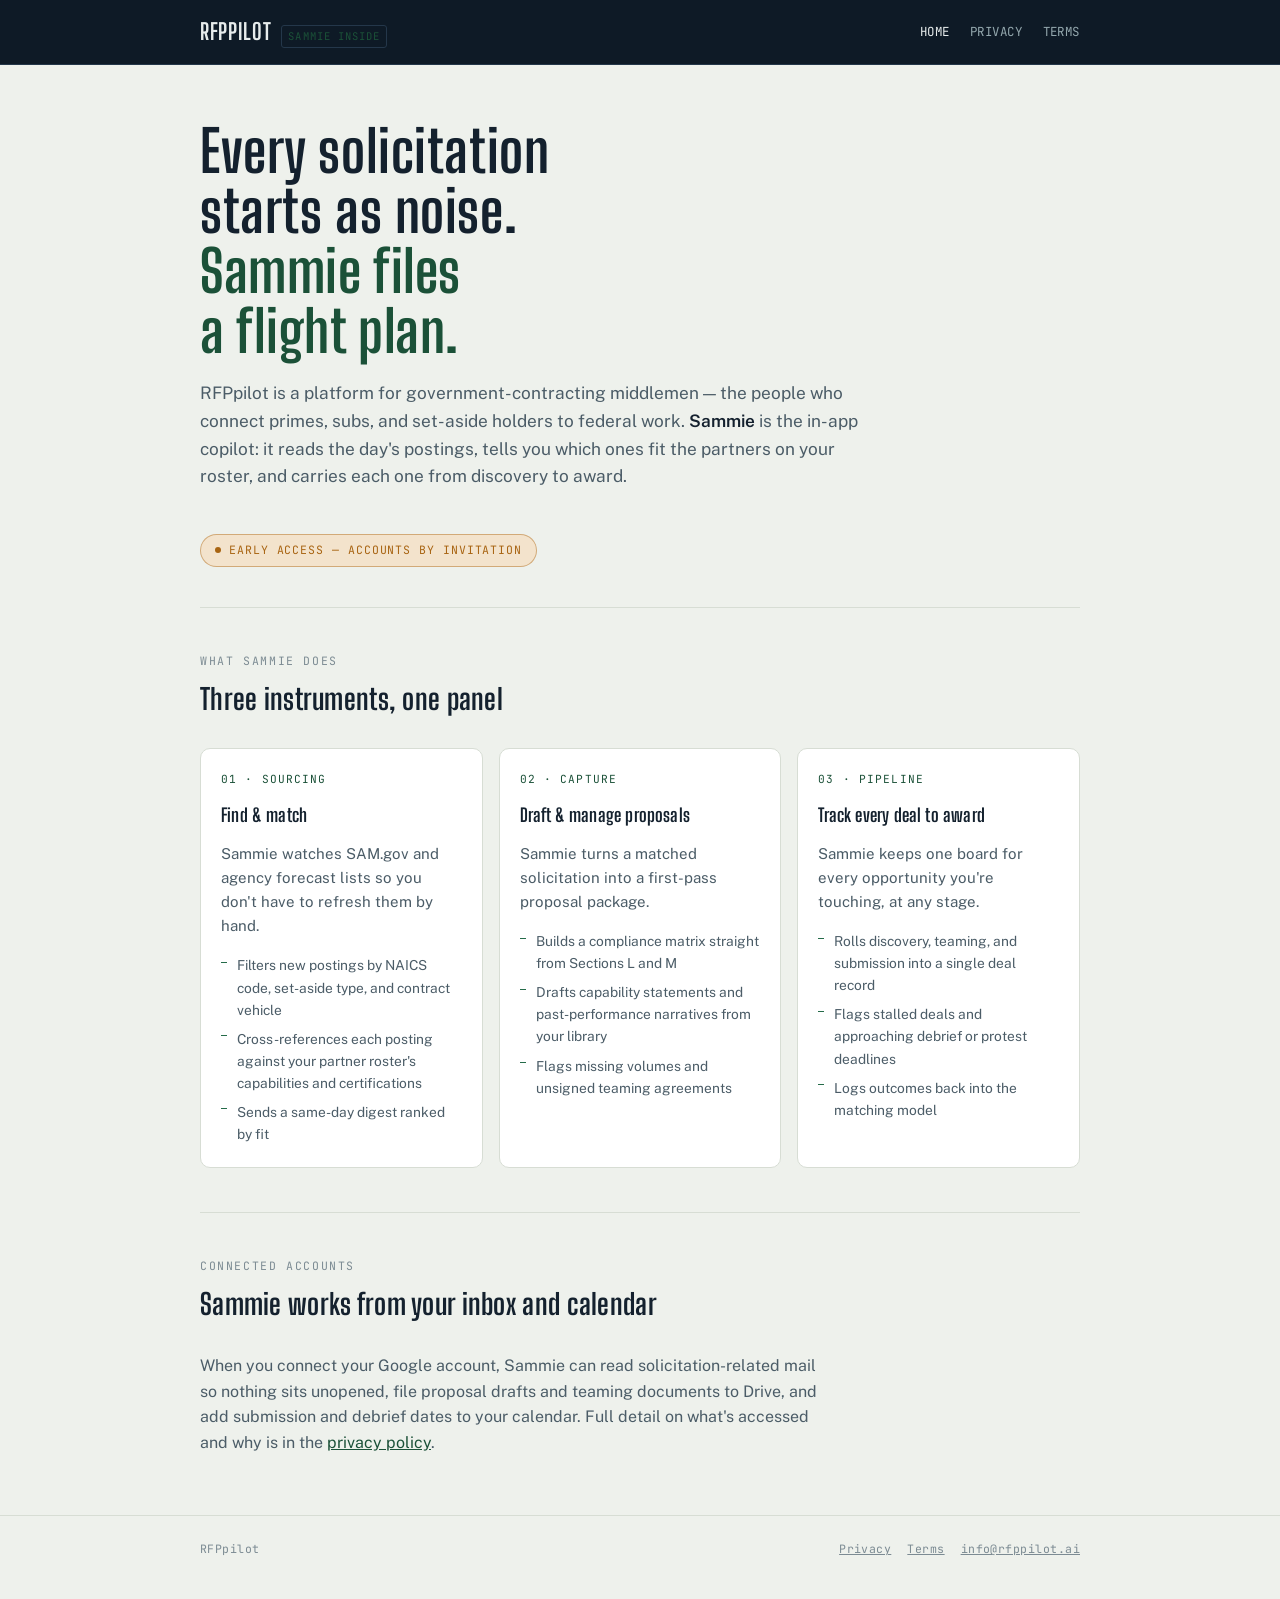
<file: index.html>
<!doctype html>
<html lang="en">
<head>
<meta charset="utf-8">
<meta name="viewport" content="width=device-width, initial-scale=1">
<title>RFPpilot — GovCon deal copilot</title>
<meta name="description" content="RFPpilot helps government-contracting middlemen find, team, and win federal work, with Sammie as the in-app copilot.">
<link rel="preconnect" href="https://fonts.googleapis.com">
<link rel="stylesheet" href="https://fonts.googleapis.com/css2?family=Big+Shoulders+Display:wght@600;700&family=Public+Sans:wght@400;500;600&family=JetBrains+Mono:wght@400;500&display=swap">
<link rel="stylesheet" href="style.css">
</head>
<body>

<header class="panel">
  <div class="wrap">
    <a class="wordmark" href="index.html">RFPPILOT <span class="tag">Sammie inside</span></a>
    <nav class="navlinks">
      <a href="index.html" aria-current="page">Home</a>
      <a href="privacy.html">Privacy</a>
      <a href="terms.html">Terms</a>
    </nav>
  </div>
</header>

<main class="wrap">
  <section class="hero">
    <h1>Every solicitation starts as noise. <em>Sammie files a flight plan.</em></h1>
    <p class="lede">
      RFPpilot is a platform for government-contracting middlemen — the people who
      connect primes, subs, and set-aside holders to federal work. <strong>Sammie</strong>
      is the in-app copilot: it reads the day's postings, tells you which ones fit the
      partners on your roster, and carries each one from discovery to award.
    </p>
    <span class="pill">Early access — accounts by invitation</span>
  </section>

  <section class="divider">
    <div class="section-head">
      <span class="eyebrow">What Sammie does</span>
      <h2>Three instruments, one panel</h2>
    </div>
    <div class="features">
      <article class="feature">
        <span class="fcode">01 · SOURCING</span>
        <h3>Find &amp; match</h3>
        <p>Sammie watches SAM.gov and agency forecast lists so you don't have to refresh them by hand.</p>
        <ul>
          <li>Filters new postings by NAICS code, set-aside type, and contract vehicle</li>
          <li>Cross-references each posting against your partner roster's capabilities and certifications</li>
          <li>Sends a same-day digest ranked by fit</li>
        </ul>
      </article>
      <article class="feature">
        <span class="fcode">02 · CAPTURE</span>
        <h3>Draft &amp; manage proposals</h3>
        <p>Sammie turns a matched solicitation into a first-pass proposal package.</p>
        <ul>
          <li>Builds a compliance matrix straight from Sections L and M</li>
          <li>Drafts capability statements and past-performance narratives from your library</li>
          <li>Flags missing volumes and unsigned teaming agreements</li>
        </ul>
      </article>
      <article class="feature">
        <span class="fcode">03 · PIPELINE</span>
        <h3>Track every deal to award</h3>
        <p>Sammie keeps one board for every opportunity you're touching, at any stage.</p>
        <ul>
          <li>Rolls discovery, teaming, and submission into a single deal record</li>
          <li>Flags stalled deals and approaching debrief or protest deadlines</li>
          <li>Logs outcomes back into the matching model</li>
        </ul>
      </article>
    </div>
  </section>

  <section class="divider">
    <div class="section-head">
      <span class="eyebrow">Connected accounts</span>
      <h2>Sammie works from your inbox and calendar</h2>
    </div>
    <p style="color:var(--ink-dim); max-width:62ch;">
      When you connect your Google account, Sammie can read solicitation-related mail so
      nothing sits unopened, file proposal drafts and teaming documents to Drive, and add
      submission and debrief dates to your calendar. Full detail on what's accessed and why
      is in the <a href="privacy.html">privacy policy</a>.
    </p>
  </section>
</main>

<footer>
  <div class="wrap">
    <span>RFPpilot</span>
    <span class="footlinks">
      <a href="privacy.html">Privacy</a>
      <a href="terms.html">Terms</a>
      <a href="mailto:info@rfppilot.ai">info@rfppilot.ai</a>
    </span>
  </div>
</footer>

</body>
</html>
</file>
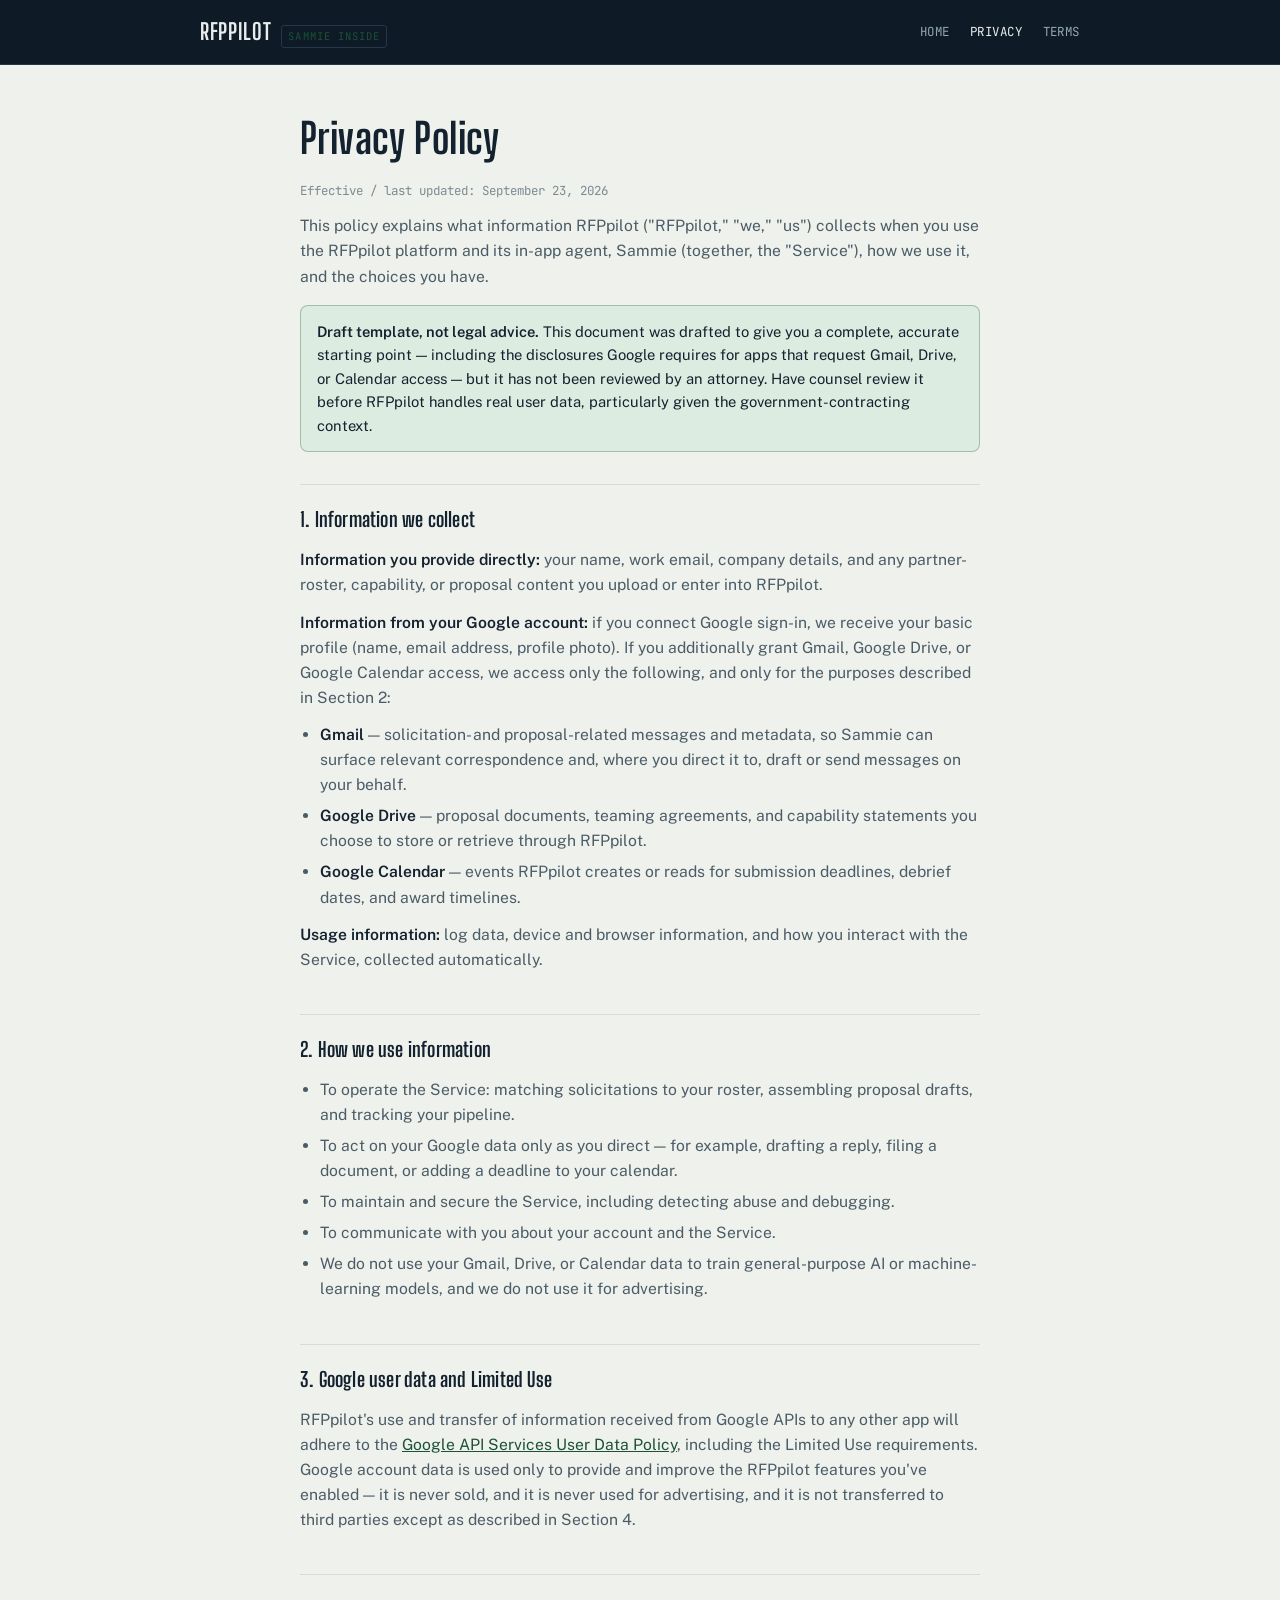
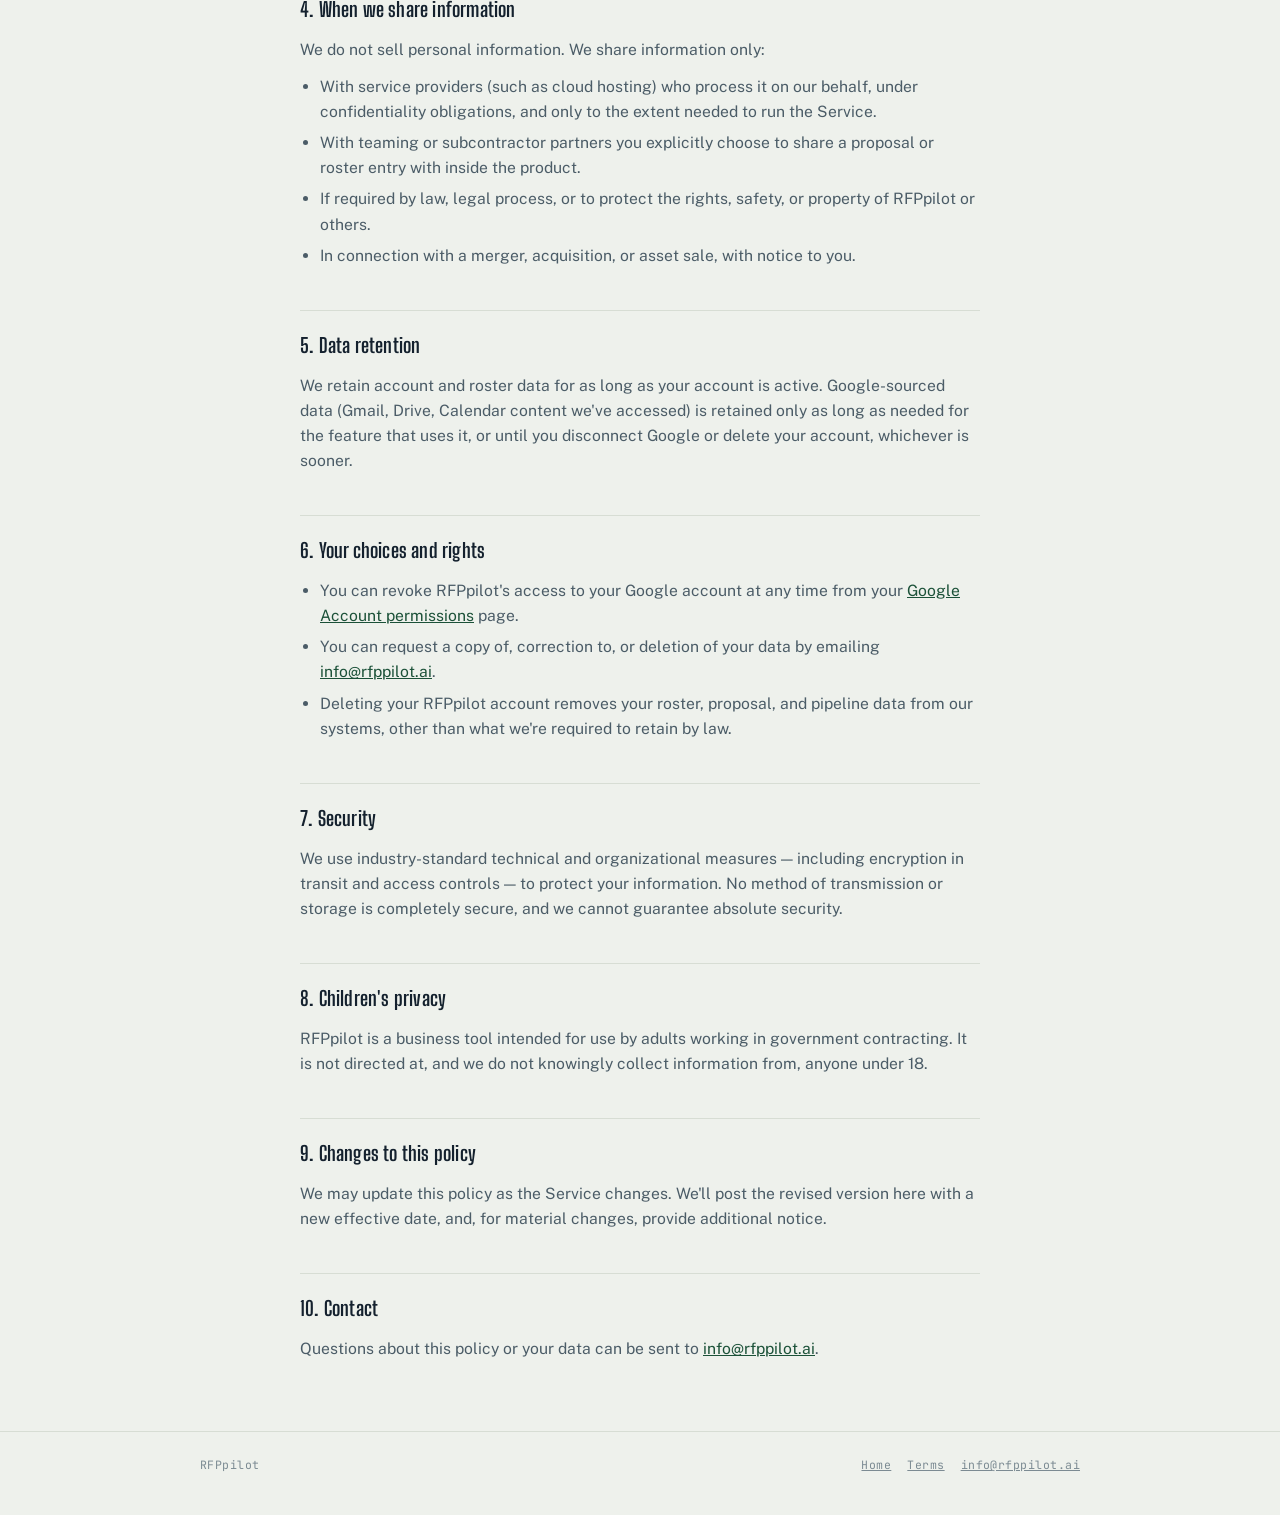
<file: privacy.html>
<!doctype html>
<html lang="en">
<head>
<meta charset="utf-8">
<meta name="viewport" content="width=device-width, initial-scale=1">
<title>RFPpilot — Privacy Policy</title>
<meta name="description" content="How RFPpilot collects, uses, and protects information, including data accessed through Google sign-in.">
<link rel="preconnect" href="https://fonts.googleapis.com">
<link rel="stylesheet" href="https://fonts.googleapis.com/css2?family=Big+Shoulders+Display:wght@600;700&family=Public+Sans:wght@400;500;600&family=JetBrains+Mono:wght@400;500&display=swap">
<link rel="stylesheet" href="style.css">
</head>
<body>

<header class="panel">
  <div class="wrap">
    <a class="wordmark" href="index.html">RFPPILOT <span class="tag">Sammie inside</span></a>
    <nav class="navlinks">
      <a href="index.html">Home</a>
      <a href="privacy.html" aria-current="page">Privacy</a>
      <a href="terms.html">Terms</a>
    </nav>
  </div>
</header>

<main class="prose legal">
  <h1>Privacy Policy</h1>
  <p class="updated">Effective / last updated: September 23, 2026</p>

  <p>This policy explains what information RFPpilot ("RFPpilot," "we," "us") collects when
  you use the RFPpilot platform and its in-app agent, Sammie (together, the "Service"), how
  we use it, and the choices you have.</p>

  <div class="callout">
    <strong>Draft template, not legal advice.</strong> This document was drafted to give you
    a complete, accurate starting point — including the disclosures Google requires for apps
    that request Gmail, Drive, or Calendar access — but it has not been reviewed by an
    attorney. Have counsel review it before RFPpilot handles real user data, particularly
    given the government-contracting context.
  </div>

  <h2>1. Information we collect</h2>
  <p><strong>Information you provide directly:</strong> your name, work email, company
  details, and any partner-roster, capability, or proposal content you upload or enter into
  RFPpilot.</p>
  <p><strong>Information from your Google account:</strong> if you connect Google sign-in,
  we receive your basic profile (name, email address, profile photo). If you additionally
  grant Gmail, Google Drive, or Google Calendar access, we access only the following, and
  only for the purposes described in Section 2:</p>
  <ul>
    <li><strong>Gmail</strong> — solicitation- and proposal-related messages and metadata, so Sammie can surface relevant correspondence and, where you direct it to, draft or send messages on your behalf.</li>
    <li><strong>Google Drive</strong> — proposal documents, teaming agreements, and capability statements you choose to store or retrieve through RFPpilot.</li>
    <li><strong>Google Calendar</strong> — events RFPpilot creates or reads for submission deadlines, debrief dates, and award timelines.</li>
  </ul>
  <p><strong>Usage information:</strong> log data, device and browser information, and how
  you interact with the Service, collected automatically.</p>

  <h2>2. How we use information</h2>
  <ul>
    <li>To operate the Service: matching solicitations to your roster, assembling proposal drafts, and tracking your pipeline.</li>
    <li>To act on your Google data only as you direct — for example, drafting a reply, filing a document, or adding a deadline to your calendar.</li>
    <li>To maintain and secure the Service, including detecting abuse and debugging.</li>
    <li>To communicate with you about your account and the Service.</li>
    <li>We do not use your Gmail, Drive, or Calendar data to train general-purpose AI or machine-learning models, and we do not use it for advertising.</li>
  </ul>

  <h2>3. Google user data and Limited Use</h2>
  <p>RFPpilot's use and transfer of information received from Google APIs to any other app
  will adhere to the
  <a href="https://developers.google.com/terms/api-services-user-data-policy" target="_blank" rel="noopener">Google API Services User Data Policy</a>,
  including the Limited Use requirements. Google account data is used only to provide and
  improve the RFPpilot features you've enabled — it is never sold, and it is never used for
  advertising, and it is not transferred to third parties except as described in Section 4.</p>

  <h2>4. When we share information</h2>
  <p>We do not sell personal information. We share information only:</p>
  <ul>
    <li>With service providers (such as cloud hosting) who process it on our behalf, under confidentiality obligations, and only to the extent needed to run the Service.</li>
    <li>With teaming or subcontractor partners you explicitly choose to share a proposal or roster entry with inside the product.</li>
    <li>If required by law, legal process, or to protect the rights, safety, or property of RFPpilot or others.</li>
    <li>In connection with a merger, acquisition, or asset sale, with notice to you.</li>
  </ul>

  <h2>5. Data retention</h2>
  <p>We retain account and roster data for as long as your account is active. Google-sourced
  data (Gmail, Drive, Calendar content we've accessed) is retained only as long as needed for
  the feature that uses it, or until you disconnect Google or delete your account, whichever
  is sooner.</p>

  <h2>6. Your choices and rights</h2>
  <ul>
    <li>You can revoke RFPpilot's access to your Google account at any time from your <a href="https://myaccount.google.com/permissions" target="_blank" rel="noopener">Google Account permissions</a> page.</li>
    <li>You can request a copy of, correction to, or deletion of your data by emailing <a href="mailto:info@rfppilot.ai">info@rfppilot.ai</a>.</li>
    <li>Deleting your RFPpilot account removes your roster, proposal, and pipeline data from our systems, other than what we're required to retain by law.</li>
  </ul>

  <h2>7. Security</h2>
  <p>We use industry-standard technical and organizational measures — including encryption
  in transit and access controls — to protect your information. No method of transmission or
  storage is completely secure, and we cannot guarantee absolute security.</p>

  <h2>8. Children's privacy</h2>
  <p>RFPpilot is a business tool intended for use by adults working in government
  contracting. It is not directed at, and we do not knowingly collect information from,
  anyone under 18.</p>

  <h2>9. Changes to this policy</h2>
  <p>We may update this policy as the Service changes. We'll post the revised version here
  with a new effective date, and, for material changes, provide additional notice.</p>

  <h2>10. Contact</h2>
  <p>Questions about this policy or your data can be sent to
  <a href="mailto:info@rfppilot.ai">info@rfppilot.ai</a>.</p>
</main>

<footer>
  <div class="wrap">
    <span>RFPpilot</span>
    <span class="footlinks">
      <a href="index.html">Home</a>
      <a href="terms.html">Terms</a>
      <a href="mailto:info@rfppilot.ai">info@rfppilot.ai</a>
    </span>
  </div>
</footer>

</body>
</html>
</file>
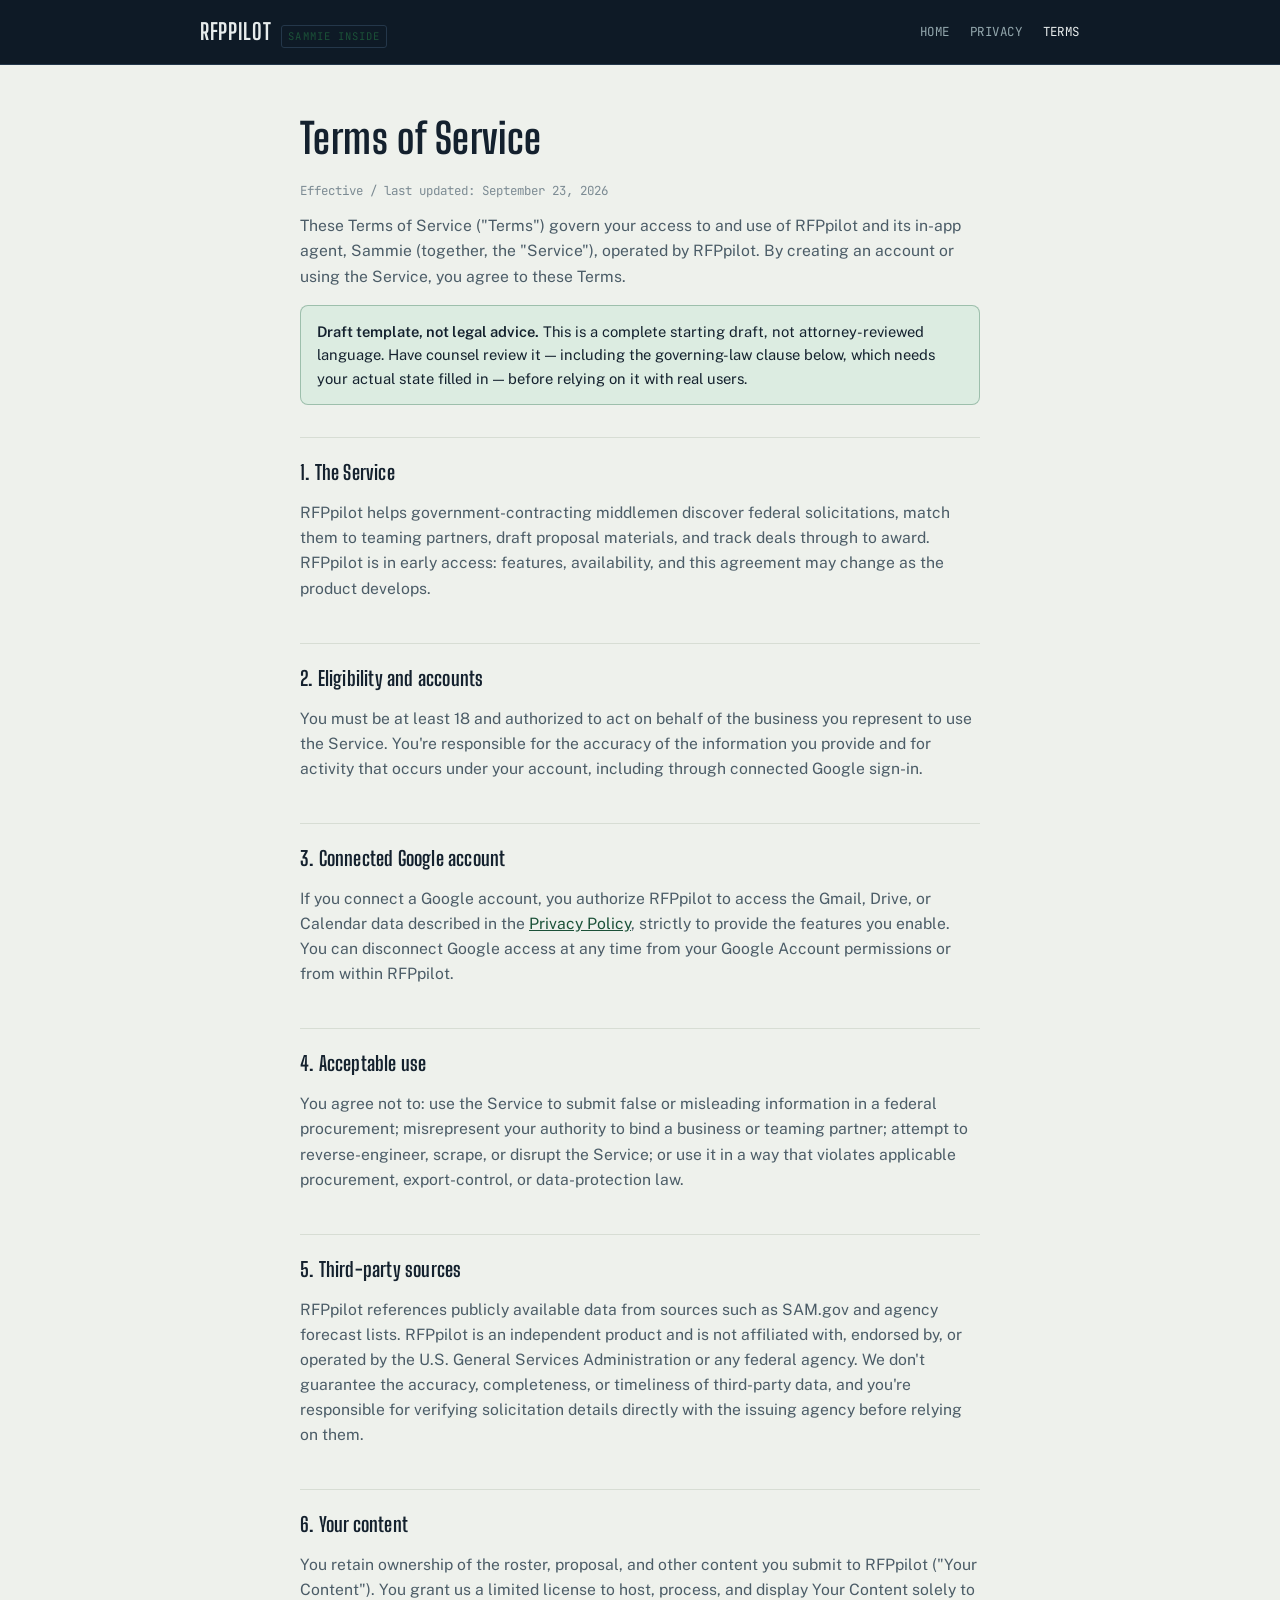
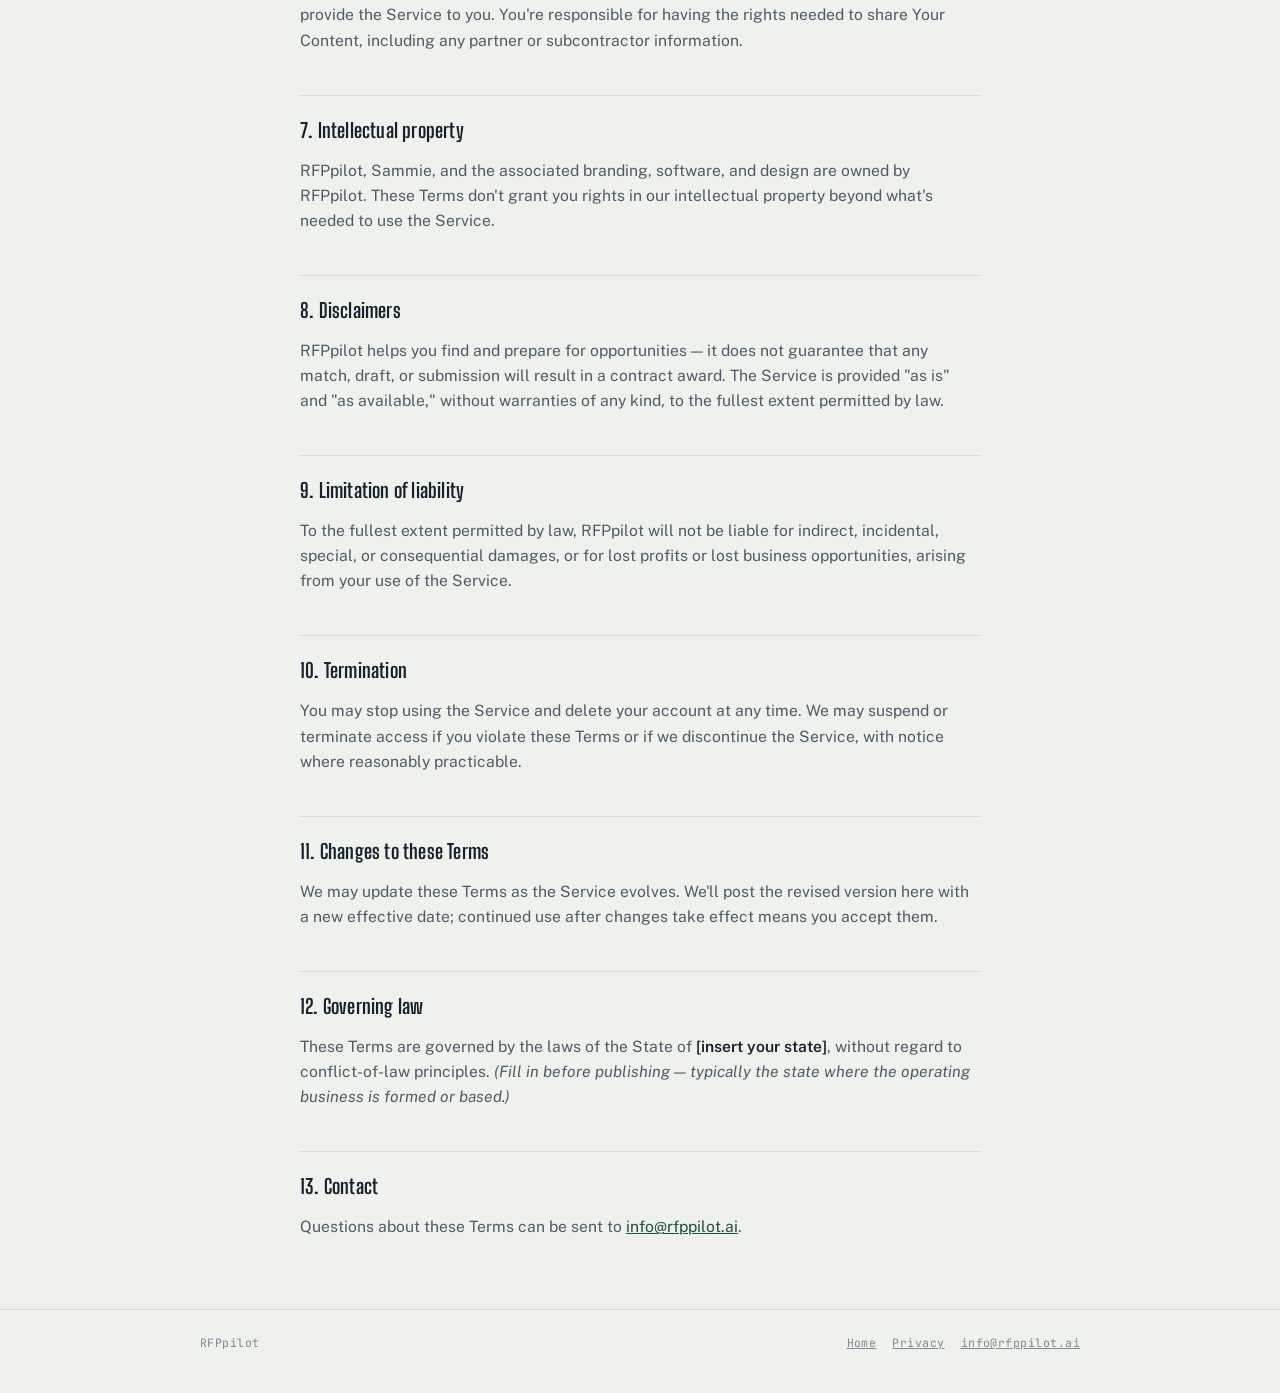
<file: terms.html>
<!doctype html>
<html lang="en">
<head>
<meta charset="utf-8">
<meta name="viewport" content="width=device-width, initial-scale=1">
<title>RFPpilot — Terms of Service</title>
<meta name="description" content="The terms that govern use of the RFPpilot platform and its in-app agent, Sammie.">
<link rel="preconnect" href="https://fonts.googleapis.com">
<link rel="stylesheet" href="https://fonts.googleapis.com/css2?family=Big+Shoulders+Display:wght@600;700&family=Public+Sans:wght@400;500;600&family=JetBrains+Mono:wght@400;500&display=swap">
<link rel="stylesheet" href="style.css">
</head>
<body>

<header class="panel">
  <div class="wrap">
    <a class="wordmark" href="index.html">RFPPILOT <span class="tag">Sammie inside</span></a>
    <nav class="navlinks">
      <a href="index.html">Home</a>
      <a href="privacy.html">Privacy</a>
      <a href="terms.html" aria-current="page">Terms</a>
    </nav>
  </div>
</header>

<main class="prose legal">
  <h1>Terms of Service</h1>
  <p class="updated">Effective / last updated: September 23, 2026</p>

  <p>These Terms of Service ("Terms") govern your access to and use of RFPpilot and its
  in-app agent, Sammie (together, the "Service"), operated by RFPpilot. By creating an
  account or using the Service, you agree to these Terms.</p>

  <div class="callout">
    <strong>Draft template, not legal advice.</strong> This is a complete starting draft, not
    attorney-reviewed language. Have counsel review it — including the governing-law clause
    below, which needs your actual state filled in — before relying on it with real users.
  </div>

  <h2>1. The Service</h2>
  <p>RFPpilot helps government-contracting middlemen discover federal solicitations, match
  them to teaming partners, draft proposal materials, and track deals through to award.
  RFPpilot is in early access: features, availability, and this agreement may change as the
  product develops.</p>

  <h2>2. Eligibility and accounts</h2>
  <p>You must be at least 18 and authorized to act on behalf of the business you represent
  to use the Service. You're responsible for the accuracy of the information you provide and
  for activity that occurs under your account, including through connected Google sign-in.</p>

  <h2>3. Connected Google account</h2>
  <p>If you connect a Google account, you authorize RFPpilot to access the Gmail, Drive, or
  Calendar data described in the <a href="privacy.html">Privacy Policy</a>, strictly to
  provide the features you enable. You can disconnect Google access at any time from your
  Google Account permissions or from within RFPpilot.</p>

  <h2>4. Acceptable use</h2>
  <p>You agree not to: use the Service to submit false or misleading information in a
  federal procurement; misrepresent your authority to bind a business or teaming partner;
  attempt to reverse-engineer, scrape, or disrupt the Service; or use it in a way that
  violates applicable procurement, export-control, or data-protection law.</p>

  <h2>5. Third-party sources</h2>
  <p>RFPpilot references publicly available data from sources such as SAM.gov and agency
  forecast lists. RFPpilot is an independent product and is not affiliated with, endorsed
  by, or operated by the U.S. General Services Administration or any federal agency. We
  don't guarantee the accuracy, completeness, or timeliness of third-party data, and you're
  responsible for verifying solicitation details directly with the issuing agency before
  relying on them.</p>

  <h2>6. Your content</h2>
  <p>You retain ownership of the roster, proposal, and other content you submit to RFPpilot
  ("Your Content"). You grant us a limited license to host, process, and display Your
  Content solely to provide the Service to you. You're responsible for having the rights
  needed to share Your Content, including any partner or subcontractor information.</p>

  <h2>7. Intellectual property</h2>
  <p>RFPpilot, Sammie, and the associated branding, software, and design are owned by
  RFPpilot. These Terms don't grant you rights in our intellectual property beyond what's
  needed to use the Service.</p>

  <h2>8. Disclaimers</h2>
  <p>RFPpilot helps you find and prepare for opportunities — it does not guarantee that any
  match, draft, or submission will result in a contract award. The Service is provided "as
  is" and "as available," without warranties of any kind, to the fullest extent permitted by
  law.</p>

  <h2>9. Limitation of liability</h2>
  <p>To the fullest extent permitted by law, RFPpilot will not be liable for indirect,
  incidental, special, or consequential damages, or for lost profits or lost business
  opportunities, arising from your use of the Service.</p>

  <h2>10. Termination</h2>
  <p>You may stop using the Service and delete your account at any time. We may suspend or
  terminate access if you violate these Terms or if we discontinue the Service, with notice
  where reasonably practicable.</p>

  <h2>11. Changes to these Terms</h2>
  <p>We may update these Terms as the Service evolves. We'll post the revised version here
  with a new effective date; continued use after changes take effect means you accept them.</p>

  <h2>12. Governing law</h2>
  <p>These Terms are governed by the laws of the State of <strong>[insert your state]</strong>,
  without regard to conflict-of-law principles. <em>(Fill in before publishing — typically
  the state where the operating business is formed or based.)</em></p>

  <h2>13. Contact</h2>
  <p>Questions about these Terms can be sent to
  <a href="mailto:info@rfppilot.ai">info@rfppilot.ai</a>.</p>
</main>

<footer>
  <div class="wrap">
    <span>RFPpilot</span>
    <span class="footlinks">
      <a href="index.html">Home</a>
      <a href="privacy.html">Privacy</a>
      <a href="mailto:info@rfppilot.ai">info@rfppilot.ai</a>
    </span>
  </div>
</footer>

</body>
</html>
</file>
<file: style.css>
/* RFPpilot shared site styles */
:root {
  --ground: #eef1ec;
  --surface: #ffffff;
  --surface-line: #d7ddd4;
  --ink: #14212e;
  --ink-dim: #4b5c67;
  --ink-faint: #7c8b93;
  --accent: #256b49;
  --accent-strong: #1b5138;
  --accent-soft: #dcece1;
  --amber: #a86412;
  --amber-soft: #f3e3cc;
  --panel: #0e1a26;
  --panel-ink: #e7ecec;
  --panel-ink-dim: #93a7ad;
  --panel-line: #24374a;
  --font-display: "Big Shoulders Display", "Arial Narrow", sans-serif;
  --font-body: "Public Sans", -apple-system, BlinkMacSystemFont, "Segoe UI", sans-serif;
  --font-mono: "JetBrains Mono", ui-monospace, "SFMono-Regular", Menlo, monospace;
}

@media (prefers-color-scheme: dark) {
  :root:not([data-theme="light"]) {
    --ground: #0b141f;
    --surface: #121f2b;
    --surface-line: #253547;
    --ink: #e8edee;
    --ink-dim: #a3b3ba;
    --ink-faint: #6f8188;
    --accent: #52b788;
    --accent-strong: #7fd4a8;
    --accent-soft: #16332677;
    --amber: #e3a94a;
    --amber-soft: #3a2d1477;
    --panel: #060c13;
    --panel-ink: #e8edee;
    --panel-ink-dim: #7d919a;
    --panel-line: #1c2a38;
  }
}
:root[data-theme="dark"] {
  --ground: #0b141f;
  --surface: #121f2b;
  --surface-line: #253547;
  --ink: #e8edee;
  --ink-dim: #a3b3ba;
  --ink-faint: #6f8188;
  --accent: #52b788;
  --accent-strong: #7fd4a8;
  --accent-soft: #16332677;
  --amber: #e3a94a;
  --amber-soft: #3a2d1477;
  --panel: #060c13;
  --panel-ink: #e8edee;
  --panel-ink-dim: #7d919a;
  --panel-line: #1c2a38;
}

* { box-sizing: border-box; }
html, body { margin: 0; }
body {
  background: var(--ground);
  color: var(--ink);
  font-family: var(--font-body);
  line-height: 1.6;
  -webkit-font-smoothing: antialiased;
}
.wrap { max-width: 920px; margin: 0 auto; padding-inline: 20px; }
.prose { max-width: 720px; margin: 0 auto; padding-inline: 20px; }

h1, h2, h3 {
  font-family: var(--font-display);
  font-weight: 700;
  text-wrap: balance;
  letter-spacing: 0.01em;
  color: var(--ink);
  margin: 0;
}
a { color: var(--accent-strong); }
.eyebrow {
  font-family: var(--font-mono);
  font-size: 0.72rem;
  letter-spacing: 0.14em;
  text-transform: uppercase;
  color: var(--ink-faint);
}

/* header / nav panel */
.panel {
  background: var(--panel);
  color: var(--panel-ink);
  border-bottom: 1px solid var(--panel-line);
  padding-block: 14px;
}
.panel .wrap {
  display: flex;
  align-items: center;
  justify-content: space-between;
  gap: 16px;
  flex-wrap: wrap;
}
.wordmark {
  font-family: var(--font-display);
  font-size: 1.4rem;
  font-weight: 700;
  letter-spacing: 0.03em;
  color: var(--panel-ink);
  display: flex;
  align-items: baseline;
  gap: 10px;
  text-decoration: none;
}
.wordmark .tag {
  font-family: var(--font-mono);
  font-size: 0.66rem;
  font-weight: 400;
  letter-spacing: 0.1em;
  color: var(--accent-strong);
  text-transform: uppercase;
  border: 1px solid var(--panel-line);
  border-radius: 3px;
  padding: 2px 6px;
}
.navlinks {
  display: flex;
  gap: 20px;
  font-family: var(--font-mono);
  font-size: 0.78rem;
  letter-spacing: 0.04em;
  text-transform: uppercase;
}
.navlinks a {
  color: var(--panel-ink-dim);
  text-decoration: none;
}
.navlinks a:hover, .navlinks a[aria-current="page"] {
  color: var(--panel-ink);
}

/* hero */
.hero { padding-block: 56px 40px; }
.hero h1 {
  font-size: clamp(2.1rem, 5.4vw, 3.6rem);
  line-height: 1.04;
  max-width: 15ch;
}
.hero h1 em { font-style: normal; color: var(--accent-strong); }
.hero .lede {
  margin-top: 20px;
  max-width: 62ch;
  font-size: 1.08rem;
  color: var(--ink-dim);
}
.hero .lede strong { color: var(--ink); font-weight: 600; }

.pill {
  display: inline-flex;
  align-items: center;
  gap: 8px;
  margin-top: 26px;
  font-family: var(--font-mono);
  font-size: 0.72rem;
  letter-spacing: 0.08em;
  text-transform: uppercase;
  color: var(--amber);
  background: var(--amber-soft);
  border: 1px solid color-mix(in srgb, var(--amber) 45%, transparent);
  border-radius: 999px;
  padding: 6px 14px;
}
.pill::before {
  content: "";
  width: 6px; height: 6px;
  border-radius: 50%;
  background: var(--amber);
  flex: none;
}

section { padding-block: 44px; }
section.divider { border-top: 1px solid var(--surface-line); }
.section-head { margin-bottom: 26px; }
.section-head h2 { font-size: clamp(1.4rem, 3vw, 1.8rem); }
.section-head .eyebrow { margin-bottom: 6px; display: block; }

.features {
  display: grid;
  grid-template-columns: repeat(3, 1fr);
  gap: 16px;
}
@media (max-width: 760px) { .features { grid-template-columns: 1fr; } }
.feature {
  background: var(--surface);
  border: 1px solid var(--surface-line);
  border-radius: 10px;
  padding: 22px 20px;
  display: flex;
  flex-direction: column;
  gap: 12px;
}
.feature .fcode {
  font-family: var(--font-mono);
  font-size: 0.7rem;
  letter-spacing: 0.1em;
  color: var(--accent-strong);
}
.feature h3 { font-size: 1.14rem; }
.feature p { margin: 0; color: var(--ink-dim); font-size: 0.94rem; }
.feature ul {
  margin: 4px 0 0; padding-left: 0; list-style: none;
  display: flex; flex-direction: column; gap: 7px;
}
.feature li { font-size: 0.86rem; color: var(--ink-dim); padding-left: 16px; position: relative; }
.feature li::before {
  content: ""; position: absolute; left: 0; top: 0.55em;
  width: 6px; height: 1px; background: var(--accent);
}

/* legal prose pages */
.legal { padding-block: 40px 70px; }
.legal .updated {
  font-family: var(--font-mono);
  font-size: 0.78rem;
  color: var(--ink-faint);
  margin-top: 10px;
}
.legal h1 { font-size: clamp(1.9rem, 4vw, 2.6rem); max-width: 20ch; }
.legal h2 {
  font-size: 1.25rem;
  margin-top: 42px;
  padding-top: 18px;
  border-top: 1px solid var(--surface-line);
}
.legal h2:first-of-type { margin-top: 32px; }
.legal p, .legal li { color: var(--ink-dim); font-size: 0.98rem; }
.legal p { margin: 12px 0 0; }
.legal ul { margin: 12px 0 0; padding-left: 20px; }
.legal li { margin-top: 6px; }
.legal strong { color: var(--ink); font-weight: 600; }
.callout {
  margin-top: 16px;
  background: var(--accent-soft);
  border: 1px solid color-mix(in srgb, var(--accent) 35%, transparent);
  border-radius: 8px;
  padding: 14px 16px;
  font-size: 0.92rem;
  color: var(--ink);
}
.legal a { word-break: break-word; }

footer { border-top: 1px solid var(--surface-line); padding-block: 24px 40px; }
footer .wrap {
  display: flex; justify-content: space-between; align-items: center;
  gap: 12px; flex-wrap: wrap;
  font-family: var(--font-mono); font-size: 0.72rem;
  color: var(--ink-faint); letter-spacing: 0.04em;
}
footer .footlinks { display: flex; gap: 16px; }
footer a { color: var(--ink-faint); }
</file>
